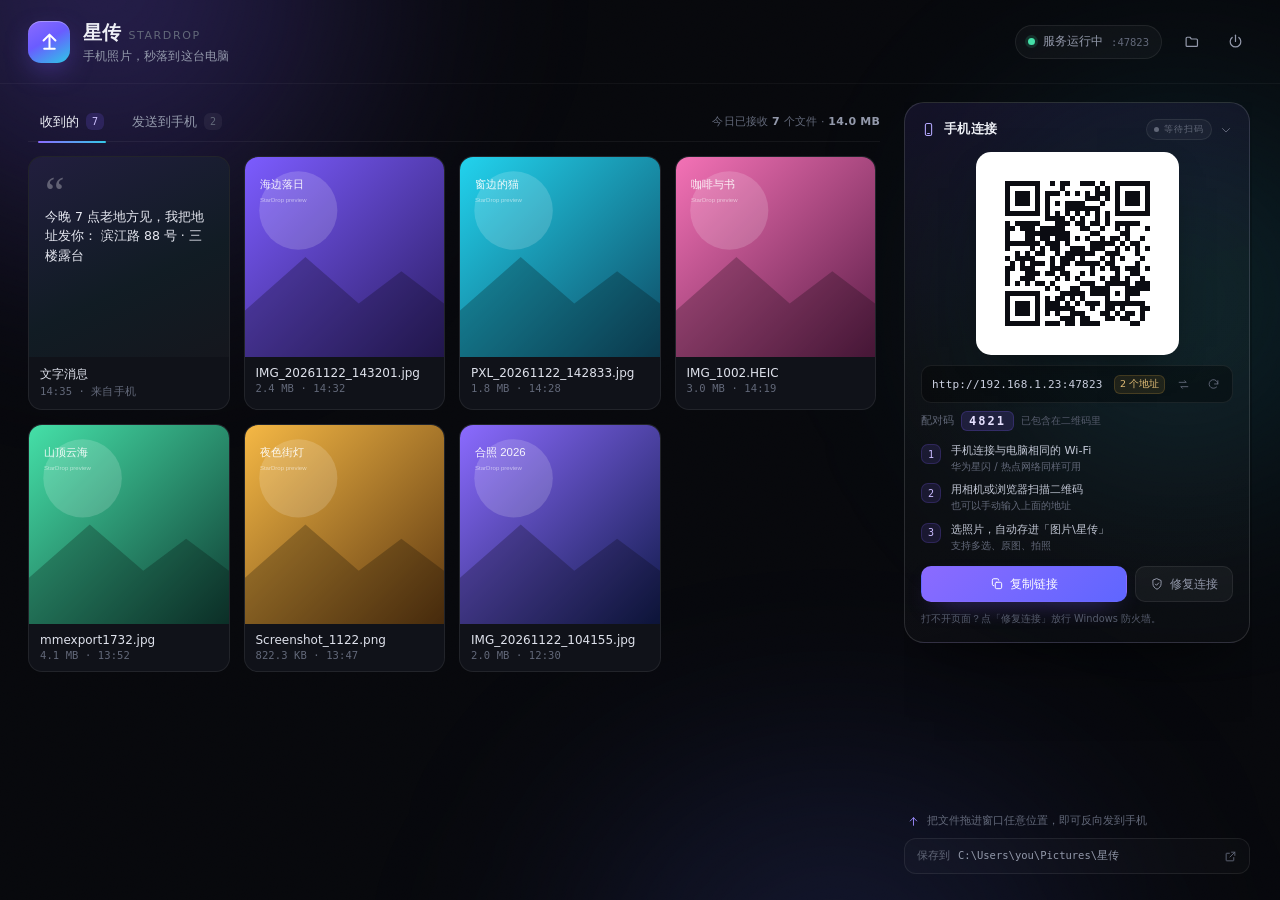
<file: ui/index.html>
<!doctype html>
<html lang="zh-CN">
<head>
<meta charset="utf-8" />
<meta name="viewport" content="width=device-width, initial-scale=1" />
<title>星传 StarDrop</title>
<link rel="stylesheet" href="styles.css" />
</head>
<body>
<svg class="sprite" aria-hidden="true">
  <symbol id="i-arrow" viewBox="0 0 24 24"><path d="M12 19V5M6 11l6-6 6 6"/></symbol>
  <symbol id="i-folder" viewBox="0 0 24 24"><path d="M3 7.5A1.5 1.5 0 0 1 4.5 6h4l2 2.5h7A1.5 1.5 0 0 1 19 10v7.5a1.5 1.5 0 0 1-1.5 1.5h-13A1.5 1.5 0 0 1 3 17.5z"/></symbol>
  <symbol id="i-copy" viewBox="0 0 24 24"><rect x="9" y="9" width="11" height="11" rx="2.5"/><path d="M15 5.5A2.5 2.5 0 0 0 12.5 3H6.5A2.5 2.5 0 0 0 4 5.5v7A2.5 2.5 0 0 0 6.5 15"/></symbol>
  <symbol id="i-refresh" viewBox="0 0 24 24"><path d="M20 11a8 8 0 1 0-2.3 5.7M20 5v6h-6"/></symbol>
  <symbol id="i-swap" viewBox="0 0 24 24"><path d="M4 8h13l-3-3M20 16H7l3 3"/></symbol>
  <symbol id="i-chevron" viewBox="0 0 24 24"><path d="M6 9.5l6 6 6-6"/></symbol>
  <symbol id="i-check" viewBox="0 0 24 24"><path d="M4.5 12.5l5 5 10-11"/></symbol>
  <symbol id="i-x" viewBox="0 0 24 24"><path d="M6 6l12 12M18 6L6 18"/></symbol>
  <symbol id="i-external" viewBox="0 0 24 24"><path d="M14 4h6v6M20 4l-9 9M18 14v5a1 1 0 0 1-1 1H5a1 1 0 0 1-1-1V7a1 1 0 0 1 1-1h5"/></symbol>
  <symbol id="i-shield" viewBox="0 0 24 24"><path d="M12 3l7 3v5.5c0 4.3-2.9 7.6-7 9.5-4.1-1.9-7-5.2-7-9.5V6z"/><path d="M9.2 12.2l2 2 3.6-4"/></symbol>
  <symbol id="i-power" viewBox="0 0 24 24"><path d="M12 3v9"/><path d="M7.3 6.3a7.5 7.5 0 1 0 9.4 0"/></symbol>
  <symbol id="i-image" viewBox="0 0 24 24"><rect x="3" y="4" width="18" height="16" rx="2.5"/><circle cx="8.5" cy="9.5" r="1.5"/><path d="M4 17l5-5 4 4 3-3 4 4"/></symbol>
  <symbol id="i-play" viewBox="0 0 24 24"><path d="M9 6.5l9 5.5-9 5.5z"/></symbol>
  <symbol id="i-quote" viewBox="0 0 24 24"><path d="M9 7H5.5A1.5 1.5 0 0 0 4 8.5V12h5V7zM9 12c0 3-1.5 4.5-4 5M20 7h-3.5A1.5 1.5 0 0 0 15 8.5V12h5V7zM20 12c0 3-1.5 4.5-4 5"/></symbol>
  <symbol id="i-file" viewBox="0 0 24 24"><path d="M13 3H7a2 2 0 0 0-2 2v14a2 2 0 0 0 2 2h10a2 2 0 0 0 2-2V9z"/><path d="M13 3v6h6"/></symbol>
  <symbol id="i-phone" viewBox="0 0 24 24"><rect x="7" y="2.5" width="10" height="19" rx="2.5"/><path d="M10.5 18.5h3"/></symbol>
  <symbol id="i-pc" viewBox="0 0 24 24"><rect x="3" y="4" width="18" height="12" rx="2"/><path d="M9 20h6M12 16v4"/></symbol>
  <symbol id="i-wifi" viewBox="0 0 24 24"><path d="M3 9.5a14 14 0 0 1 18 0M6 13a9.5 9.5 0 0 1 12 0M9 16.5a5 5 0 0 1 6 0"/><circle cx="12" cy="20" r=".8"/></symbol>
  <symbol id="i-trash" viewBox="0 0 24 24"><path d="M4 7h16M9 7V4.5h6V7M6.5 7l1 13h9l1-13"/></symbol>
  <symbol id="i-plus" viewBox="0 0 24 24"><path d="M12 5v14M5 12h14"/></symbol>
</svg>

<div class="app">
  <div class="aurora" aria-hidden="true">
    <i class="a1"></i><i class="a2"></i><i class="a3"></i>
    <div class="grain"></div>
  </div>

  <header class="topbar">
    <div class="brand">
      <div class="mark"><svg viewBox="0 0 24 24"><path d="M12 19.5V5M5.8 11L12 4.8 18.2 11M6.5 19.5h11" fill="none" stroke="#fff" stroke-width="2.1" stroke-linecap="round" stroke-linejoin="round"/></svg></div>
      <div class="brand-text">
        <h1>星传 <span>StarDrop</span></h1>
        <p>手机照片，秒落到这台电脑</p>
      </div>
    </div>
    <div class="topbar-right">
      <div class="status" id="statusPill"><i></i><span id="statusText">服务运行中</span><code id="statusPort">:47823</code></div>
      <button class="icon-btn" id="openSaveFolder" title="打开保存文件夹"><svg><use href="#i-folder"/></svg></button>
      <button class="icon-btn" id="quitBtn" title="退出星传"><svg><use href="#i-power"/></svg></button>
    </div>
  </header>

  <main class="layout">
    <section class="main-col">
      <div class="tabs" role="tablist">
        <button class="tab active" data-tab="inbox" role="tab">收到的 <span class="count" id="inboxCount">0</span></button>
        <button class="tab" data-tab="send" role="tab">发送到手机 <span class="count" id="outboxCount">0</span></button>
        <div class="tab-spacer"></div>
        <div class="statline" id="statLine"></div>
      </div>

      <div class="panel" id="panel-inbox">
        <div class="grid" id="grid"></div>
        <div class="empty" id="emptyInbox">
          <div class="empty-orbit"><div class="empty-core"><svg><use href="#i-image"/></svg></div></div>
          <h2>还没有收到照片</h2>
          <p>用手机扫描右侧二维码，选好照片就会实时出现在这里。</p>
          <div class="empty-hint"><svg><use href="#i-arrow"/></svg> 也可以把文件拖进窗口，反向发到手机</div>
        </div>
      </div>

      <div class="panel hidden" id="panel-send">
        <div class="dropzone" id="dropzone">
          <div class="dz-icon"><svg><use href="#i-plus"/></svg></div>
          <div class="dz-text">
            <h3>拖文件到这里，或点击选择</h3>
            <p>文件会进入手机的下载区，手机浏览器打开星传页面即可保存</p>
          </div>
          <button class="dz-btn" id="pickFiles">选择文件</button>
        </div>
        <input type="file" id="fileInput" multiple hidden />
        <div class="sendlist" id="sendList"></div>
        <div class="empty small" id="emptySend">
          <p>还没有要发送的文件</p>
        </div>
      </div>
    </section>

    <aside class="side">
      <div class="connect-card" id="connectCard">
        <div class="card-head" id="connectHead">
          <div class="card-title"><svg><use href="#i-phone"/></svg> 手机连接</div>
          <div class="head-right">
            <span class="live-pill idle" id="livePill"><i></i>等待扫码</span>
            <svg class="chev"><use href="#i-chevron"/></svg>
          </div>
        </div>

        <div class="connect-body" id="connectBody">
        <div class="qr-shell">
          <canvas id="qrCanvas" width="200" height="200"></canvas>
          <div class="qr-empty hidden" id="qrEmpty">
            <svg><use href="#i-wifi"/></svg>
            <span>电脑未连入局域网</span>
          </div>
        </div>

        <div class="url-row">
          <code id="urlText">正在获取地址…</code>
          <button class="net-count hidden" id="netCount" title="切换手机可用的网络地址">2 个地址</button>
          <button class="mini-icon hidden" id="cycleNet" title="切换网络地址"><svg><use href="#i-swap"/></svg></button>
          <button class="mini-icon" id="refreshNet" title="刷新地址"><svg><use href="#i-refresh"/></svg></button>
        </div>
        <div class="pin-row">
          <span>配对码</span><b id="pinText">----</b>
          <em>已包含在二维码里</em>
        </div>

        <div class="steps">
          <div class="step"><i>1</i><p>手机连接与电脑相同的 Wi‑Fi<span>华为星闪 / 热点网络同样可用</span></p></div>
          <div class="step"><i>2</i><p>用相机或浏览器扫描二维码<span>也可以手动输入上面的地址</span></p></div>
          <div class="step"><i>3</i><p>选照片，自动存进「图片\星传」<span>支持多选、原图、拍照</span></p></div>
        </div>

        <div class="side-actions">
          <button class="btn primary" id="copyLink"><svg><use href="#i-copy"/></svg> 复制链接</button>
          <button class="btn ghost" id="fixFirewall" title="为本应用放行 Windows 防火墙"><svg><use href="#i-shield"/></svg> 修复连接</button>
        </div>
        <p class="fineprint">打不开页面？点「修复连接」放行 Windows 防火墙。</p>
        </div>
        <p class="collapsed-note">手机已连接，可以直接传图了 · 点击标题展开二维码</p>
      </div>

      <div class="tip-line"><svg><use href="#i-arrow"/></svg> 把文件拖进窗口任意位置，即可反向发到手机</div>

      <button class="save-note" id="saveNote">
        <span>保存到</span>
        <code id="saveDirText">图片\星传</code>
        <svg><use href="#i-external"/></svg>
      </button>
    </aside>
  </main>

  <div class="drop-overlay" id="dropOverlay">
    <div class="drop-frame">
      <div class="drop-ring"><svg><use href="#i-arrow"/></svg></div>
      <h2>松手，发送到手机</h2>
      <p>文件会出现在手机页面的下载区</p>
    </div>
  </div>

  <div class="toasts" id="toasts"></div>

  <div class="modal" id="modal" aria-hidden="true">
    <div class="modal-backdrop" data-close="1"></div>
    <div class="modal-card" role="dialog" aria-modal="true">
      <header class="modal-head">
        <div class="modal-title-wrap">
          <h3 id="modalTitle">预览</h3>
          <p id="modalSub"></p>
        </div>
        <div class="modal-actions">
          <button class="btn tiny" id="modalOpen"><svg><use href="#i-external"/></svg> 打开</button>
          <button class="btn tiny" id="modalReveal"><svg><use href="#i-folder"/></svg> 定位</button>
          <button class="btn tiny" id="modalCopy"><svg><use href="#i-copy"/></svg> 复制路径</button>
          <button class="modal-x" data-close="1"><svg><use href="#i-x"/></svg></button>
        </div>
      </header>
      <div class="modal-body" id="modalBody"></div>
    </div>
  </div>
</div>

<script src="qr.js"></script>
<script src="app.js"></script>
</body>
</html>
</file>
<file: ui/styles.css>
:root {
  --bg: #07080c;
  --bg-soft: #0a0c11;
  --card: rgba(255, 255, 255, 0.038);
  --card-2: #101219;
  --line: rgba(255, 255, 255, 0.075);
  --line-2: rgba(255, 255, 255, 0.13);
  --text: #eef0f6;
  --muted: #9399ab;
  --dim: #626879;
  --violet: #7c5cff;
  --indigo: #5b6cff;
  --cyan: #22d3ee;
  --mint: #45e0a8;
  --amber: #f5b845;
  --danger: #fb7185;
  --shadow: 0 24px 70px -30px rgba(0, 0, 0, 0.9);
  --font: "Segoe UI Variable Text", "Segoe UI", "Microsoft YaHei UI", "Microsoft YaHei",
    "PingFang SC", "HarmonyOS Sans SC", system-ui, sans-serif;
  --mono: "Cascadia Code", "Cascadia Mono", "Consolas", "SF Mono", monospace;
}

* { box-sizing: border-box; }
html, body { height: 100%; }
body {
  margin: 0;
  background: var(--bg);
  color: var(--text);
  font-family: var(--font);
  font-size: 14px;
  -webkit-font-smoothing: antialiased;
  overflow: hidden;
  user-select: none;
}
button { font-family: inherit; color: inherit; border: 0; background: none; cursor: pointer; }
button:focus-visible { outline: 2px solid rgba(124, 92, 255, 0.7); outline-offset: 2px; }
code, .mono { font-family: var(--mono); }
svg { width: 18px; height: 18px; fill: none; stroke: currentColor; stroke-width: 1.7; stroke-linecap: round; stroke-linejoin: round; }
.sprite { position: absolute; width: 0; height: 0; overflow: hidden; }
.hidden { display: none !important; }

/* ---------- backdrop ---------- */
.app { position: relative; height: 100vh; display: flex; flex-direction: column; isolation: isolate; }
.aurora { position: fixed; inset: 0; z-index: -1; overflow: hidden; background: var(--bg); }
.aurora i { position: absolute; display: block; border-radius: 50%; filter: blur(90px); }
.aurora .a1 {
  width: 700px; height: 560px; left: -180px; top: -240px;
  background: radial-gradient(circle at 40% 40%, rgba(124, 92, 255, 0.34), transparent 68%);
}
.aurora .a2 {
  width: 640px; height: 520px; right: -220px; top: 40px;
  background: radial-gradient(circle at 50% 50%, rgba(34, 211, 238, 0.16), transparent 70%);
}
.aurora .a3 {
  width: 900px; height: 520px; left: 30%; bottom: -340px;
  background: radial-gradient(circle at 50% 50%, rgba(91, 108, 255, 0.18), transparent 70%);
}
.grain {
  position: absolute; inset: 0; opacity: 0.035; mix-blend-mode: overlay;
  background-image: url("data:image/svg+xml,%3Csvg xmlns='http://www.w3.org/2000/svg' width='160' height='160'%3E%3Cfilter id='n'%3E%3CfeTurbulence type='fractalNoise' baseFrequency='.8' numOctaves='3'/%3E%3C/filter%3E%3Crect width='160' height='160' filter='url(%23n)'/%3E%3C/svg%3E");
}

/* ---------- topbar ---------- */
.topbar {
  flex: 0 0 auto; height: 84px; padding: 0 28px;
  display: flex; align-items: center; justify-content: space-between;
  border-bottom: 1px solid rgba(255, 255, 255, 0.045);
}
.brand { display: flex; align-items: center; gap: 13px; }
.mark {
  width: 42px; height: 42px; border-radius: 13px;
  background: linear-gradient(150deg, #8b6bff 0%, #6a5cff 45%, #2cc9e6 100%);
  display: grid; place-items: center;
  box-shadow: 0 10px 30px -10px rgba(124, 92, 255, 0.8), inset 0 1px 0 rgba(255, 255, 255, 0.3);
}
.mark svg { width: 23px; height: 23px; }
.brand-text h1 { margin: 0; font-size: 19px; font-weight: 650; letter-spacing: 0.2px; display: flex; align-items: baseline; gap: 7px; }
.brand-text h1 span { font-size: 11px; font-weight: 500; letter-spacing: 1.6px; color: var(--dim); text-transform: uppercase; }
.brand-text p { margin: 3px 0 0; font-size: 11.5px; color: var(--muted); letter-spacing: 0.2px; }
.topbar-right { display: flex; align-items: center; gap: 9px; }
.status {
  display: flex; align-items: center; gap: 8px; height: 34px; padding: 0 12px;
  border: 1px solid var(--line); border-radius: 999px; background: rgba(255, 255, 255, 0.03);
  font-size: 11.5px; color: var(--muted); margin-right: 4px;
}
.status i { width: 7px; height: 7px; border-radius: 50%; background: var(--mint); box-shadow: 0 0 0 3px rgba(69, 224, 168, 0.14); animation: pulse 2.4s infinite; }
.status.warn i { background: var(--amber); box-shadow: 0 0 0 3px rgba(245, 184, 69, 0.14); }
.status code { color: var(--dim); font-size: 10.5px; }
.icon-btn {
  width: 34px; height: 34px; border-radius: 10px; display: grid; place-items: center;
  color: var(--muted); border: 1px solid transparent; transition: 0.18s;
}
.icon-btn:hover { background: rgba(255, 255, 255, 0.06); color: var(--text); border-color: var(--line); }
.icon-btn svg { width: 17px; height: 17px; }

/* ---------- layout ---------- */
.layout {
  flex: 1; min-height: 0; padding: 18px 28px 22px;
  display: grid; grid-template-columns: minmax(0, 1fr) 348px; gap: 24px;
}
.main-col { min-width: 0; min-height: 0; display: flex; flex-direction: column; }

/* ---------- tabs ---------- */
.tabs { display: flex; align-items: center; gap: 4px; height: 40px; margin-bottom: 14px; border-bottom: 1px solid rgba(255, 255, 255, 0.055); }
.tab {
  position: relative; display: flex; align-items: center; gap: 7px; height: 40px; padding: 0 12px;
  font-size: 13px; color: var(--muted); transition: color 0.18s;
}
.tab:hover { color: #cdd1de; }
.tab.active { color: var(--text); }
.tab.active::after {
  content: ""; position: absolute; left: 10px; right: 10px; bottom: -1px; height: 2px; border-radius: 2px;
  background: linear-gradient(90deg, #8b6bff, #35c8e8);
}
.tab .count {
  font-family: var(--mono); font-size: 10px; min-width: 18px; height: 17px; padding: 0 5px;
  display: grid; place-items: center; border-radius: 6px; color: var(--dim);
  background: rgba(255, 255, 255, 0.055);
}
.tab.active .count { color: #cfc4ff; background: rgba(124, 92, 255, 0.18); }
.tab-spacer { flex: 1; }
.statline { font-size: 11px; color: var(--dim); letter-spacing: 0.2px; }
.statline b { color: var(--muted); font-weight: 600; }

/* ---------- panel / grid ---------- */
.panel { flex: 1; min-height: 0; overflow-y: auto; overflow-x: hidden; padding-right: 4px; scroll-behavior: smooth; }
.grid { display: grid; grid-template-columns: repeat(auto-fill, minmax(162px, 1fr)); gap: 14px; padding-bottom: 8px; }
.tile {
  position: relative; border-radius: 14px; overflow: hidden; background: var(--card-2);
  border: 1px solid var(--line); transition: transform 0.22s cubic-bezier(0.22, 1, 0.36, 1), border-color 0.2s, box-shadow 0.25s;
  animation: rise 0.36s cubic-bezier(0.22, 1, 0.36, 1) both;
}
.tile:hover { transform: translateY(-3px); border-color: var(--line-2); box-shadow: 0 18px 40px -22px rgba(0, 0, 0, 0.95); }
.thumb { position: relative; aspect-ratio: 1 / 1; background: #0c0e14; overflow: hidden; display: grid; place-items: center; }
.thumb > img { position: absolute; inset: 0; width: 100%; height: 100%; object-fit: cover; display: block; transition: transform 0.5s cubic-bezier(0.22, 1, 0.36, 1); }
.thumb.noimg > img { display: none; }
.tile:hover .thumb img { transform: scale(1.035); }
.thumb.noimg img { display: none; }
.ph { display: grid; place-items: center; gap: 8px; color: var(--dim); font-family: var(--mono); font-size: 11px; letter-spacing: 1px; }
.ph svg { width: 30px; height: 30px; opacity: 0.75; }
.ph.video { background: radial-gradient(circle at 50% 40%, rgba(124, 92, 255, 0.22), transparent 70%), #0b0d13; color: #b9a8ff; }
.ph.video svg { width: 34px; height: 34px; fill: rgba(185, 168, 255, 0.16); }
.ph.file { background: linear-gradient(150deg, rgba(34, 211, 238, 0.09), rgba(255, 255, 255, 0.015)); }
.meta { padding: 9px 11px 10px; display: flex; flex-direction: column; gap: 2px; }
.meta .name { font-size: 12px; color: #dfe2ec; white-space: nowrap; overflow: hidden; text-overflow: ellipsis; }
.meta .sub { font-size: 10.5px; color: var(--dim); font-family: var(--mono); letter-spacing: 0.1px; }
.tile-actions { position: absolute; top: 8px; right: 8px; display: flex; gap: 5px; opacity: 0; transform: translateY(-4px); transition: 0.2s; }
.tile:hover .tile-actions { opacity: 1; transform: none; }
.ta {
  width: 28px; height: 28px; border-radius: 9px; display: grid; place-items: center;
  background: rgba(10, 11, 16, 0.72); border: 1px solid rgba(255, 255, 255, 0.1); color: #dfe2ec;
  backdrop-filter: blur(10px); transition: 0.16s;
}
.ta:hover { background: rgba(124, 92, 255, 0.85); border-color: transparent; }
.ta.danger:hover { background: rgba(251, 113, 133, 0.9); }
.ta svg { width: 14px; height: 14px; }
.tile.text-tile .thumb { aspect-ratio: 1 / 1; padding: 16px; align-items: start; justify-items: start; background: linear-gradient(155deg, rgba(124, 92, 255, 0.16), rgba(34, 211, 238, 0.05) 60%, rgba(255, 255, 255, 0.02)); }
.text-inner { width: 100%; height: 100%; display: flex; flex-direction: column; overflow: hidden; }
.text-tile .quote { color: rgba(255, 255, 255, 0.3); height: 26px; }
.text-tile .qmark { font-family: Georgia, "Times New Roman", serif; font-size: 44px; line-height: 0.9; display: block; }
.text-body {
  margin-top: 8px; font-size: 12.5px; line-height: 1.55; color: #e6e8f1; text-align: left;
  display: -webkit-box; -webkit-line-clamp: 4; -webkit-box-orient: vertical; overflow: hidden;
  word-break: break-all; user-select: text;
}

/* ---------- empty ---------- */
.empty { height: 100%; min-height: 360px; display: flex; flex-direction: column; align-items: center; justify-content: center; text-align: center; padding-bottom: 4vh; }
.empty-orbit {
  width: 128px; height: 128px; border-radius: 50%; display: grid; place-items: center; margin-bottom: 22px;
  background: radial-gradient(circle at 50% 50%, rgba(124, 92, 255, 0.16), transparent 68%);
  border: 1px dashed rgba(255, 255, 255, 0.1); position: relative;
}
.empty-orbit::after { content: ""; position: absolute; inset: 14px; border-radius: 50%; border: 1px solid rgba(255, 255, 255, 0.055); }
.empty-core {
  width: 54px; height: 54px; border-radius: 16px; display: grid; place-items: center; color: #cdc2ff;
  background: linear-gradient(150deg, rgba(124, 92, 255, 0.26), rgba(34, 211, 238, 0.12));
  border: 1px solid rgba(255, 255, 255, 0.1); box-shadow: 0 14px 34px -18px rgba(124, 92, 255, 0.9);
}
.empty-core svg { width: 24px; height: 24px; }
.empty h2 { margin: 0 0 8px; font-size: 16.5px; font-weight: 600; letter-spacing: 0.2px; }
.empty p { margin: 0; font-size: 12.5px; color: var(--muted); line-height: 1.7; max-width: 330px; }
.empty-hint { margin-top: 18px; display: inline-flex; align-items: center; gap: 7px; font-size: 11.5px; color: var(--dim); padding: 7px 12px; border-radius: 999px; border: 1px solid var(--line); background: rgba(255, 255, 255, 0.02); }
.empty-hint svg { width: 13px; height: 13px; color: var(--violet); }
.empty.small { min-height: 140px; }
.empty.small p { font-size: 12px; color: var(--dim); }

/* ---------- send panel ---------- */
.dropzone {
  display: flex; align-items: center; gap: 16px; padding: 20px 22px; border-radius: 16px;
  border: 1px dashed rgba(255, 255, 255, 0.15); background: linear-gradient(120deg, rgba(124, 92, 255, 0.07), rgba(255, 255, 255, 0.018));
  transition: 0.2s; cursor: pointer; margin-bottom: 16px;
}
.dropzone:hover { border-color: rgba(124, 92, 255, 0.55); background: linear-gradient(120deg, rgba(124, 92, 255, 0.12), rgba(255, 255, 255, 0.025)); }
.dz-icon { width: 44px; height: 44px; border-radius: 13px; display: grid; place-items: center; background: rgba(124, 92, 255, 0.16); color: #c3b4ff; border: 1px solid rgba(124, 92, 255, 0.25); flex: 0 0 auto; }
.dz-icon svg { width: 21px; height: 21px; }
.dz-text { flex: 1; min-width: 0; }
.dz-text h3 { margin: 0 0 4px; font-size: 13.5px; font-weight: 600; }
.dz-text p { margin: 0; font-size: 11.5px; color: var(--muted); }
.dz-btn { flex: 0 0 auto; height: 34px; padding: 0 14px; border-radius: 10px; background: rgba(255, 255, 255, 0.07); border: 1px solid var(--line-2); font-size: 12px; }
.dz-btn:hover { background: rgba(255, 255, 255, 0.12); }
.sendlist { display: flex; flex-direction: column; gap: 8px; }
.send-row {
  display: flex; align-items: center; gap: 12px; padding: 9px 12px; border-radius: 13px;
  background: var(--card); border: 1px solid var(--line); animation: rise 0.3s both;
}
.send-thumb { width: 42px; height: 42px; border-radius: 9px; overflow: hidden; background: #0c0e14; flex: 0 0 auto; display: grid; place-items: center; color: var(--dim); }
.send-thumb img { width: 100%; height: 100%; object-fit: cover; }
.send-thumb svg { width: 18px; height: 18px; }
.send-info { flex: 1; min-width: 0; }
.send-info .name { font-size: 12.5px; display: block; white-space: nowrap; overflow: hidden; text-overflow: ellipsis; }
.send-info .sub { font-size: 10.5px; color: var(--dim); font-family: var(--mono); }
.send-tag { font-size: 10px; color: #8ee7cd; background: rgba(69, 224, 168, 0.1); border: 1px solid rgba(69, 224, 168, 0.2); padding: 3px 8px; border-radius: 999px; white-space: nowrap; }
.send-actions { display: flex; gap: 4px; }

/* ---------- sidebar ---------- */
.side { min-height: 0; overflow-y: auto; overflow-x: hidden; display: flex; flex-direction: column; gap: 10px; padding-right: 2px; padding-bottom: 4px; }
.connect-card {
  position: relative; padding: 16px; border-radius: 20px; border: 1px solid var(--line-2);
  background: linear-gradient(165deg, rgba(124, 92, 255, 0.11), rgba(255, 255, 255, 0.028) 42%, rgba(255, 255, 255, 0.018));
  box-shadow: var(--shadow);
}
.card-head { display: flex; align-items: center; justify-content: space-between; margin-bottom: 12px; cursor: pointer; user-select: none; }
.head-right { display: flex; align-items: center; gap: 7px; }
.chev { width: 14px; height: 14px; color: var(--dim); transition: transform 0.2s; }
.connect-card.collapsed .chev { transform: rotate(180deg); }
.connect-card.collapsed .connect-body { display: none; }
.connect-card.collapsed .card-head { margin-bottom: 0; }
.connect-card.collapsed { padding-bottom: 15px; }
.collapsed-note { display: none; margin: 7px 0 0; font-size: 10.5px; line-height: 1.6; color: var(--dim); }
.connect-card.collapsed .collapsed-note { display: block; }
.card-title { display: flex; align-items: center; gap: 8px; font-size: 12.5px; font-weight: 600; letter-spacing: 0.3px; }
.card-title svg { width: 15px; height: 15px; color: #b6a9ff; }
.live-pill { display: inline-flex; align-items: center; gap: 5px; font-family: var(--mono); font-size: 9px; letter-spacing: 1px; color: #7ef0c5; background: rgba(69, 224, 168, 0.08); border: 1px solid rgba(69, 224, 168, 0.18); padding: 3px 7px; border-radius: 999px; }
.live-pill i { width: 5px; height: 5px; border-radius: 50%; background: #45e0a8; animation: pulse 2s infinite; }
.live-pill.idle { color: var(--dim); background: rgba(255, 255, 255, 0.04); border-color: var(--line); }
.live-pill.idle i { background: var(--dim); animation: none; }
.qr-shell { position: relative; width: fit-content; margin: 0 auto; background: #fff; border-radius: 15px; padding: 9px; display: grid; place-items: center; box-shadow: 0 14px 40px -22px rgba(0, 0, 0, 0.9); }
.qr-shell canvas { display: block; image-rendering: crisp-edges; }
.qr-empty { position: absolute; inset: 0; border-radius: 16px; background: #f2f3f7; color: #5b6175; display: flex; flex-direction: column; align-items: center; justify-content: center; gap: 8px; font-size: 12px; text-align: center; padding: 20px; }
.qr-empty svg { width: 26px; height: 26px; }
.url-row { margin-top: 10px; display: flex; align-items: center; gap: 6px; padding: 6px 7px 6px 10px; background: rgba(0, 0, 0, 0.34); border: 1px solid var(--line); border-radius: 10px; }
.url-row code { flex: 1; min-width: 0; font-size: 11px; color: #cfd4e4; white-space: nowrap; overflow: hidden; text-overflow: ellipsis; user-select: text; letter-spacing: 0.2px; }
.mini-icon { width: 24px; height: 24px; border-radius: 7px; display: grid; place-items: center; color: var(--dim); flex: 0 0 auto; }
.mini-icon:hover { color: var(--text); background: rgba(255, 255, 255, 0.08); }
.mini-icon svg { width: 13px; height: 13px; }
.net-count { flex: 0 0 auto; font-size: 9.5px; color: #e8c27a; background: rgba(245, 184, 69, 0.1); border: 1px solid rgba(245, 184, 69, 0.18); padding: 2px 5px; border-radius: 6px; white-space: nowrap; }
.net-count:hover { background: rgba(245, 184, 69, 0.18); }
.pin-row { display: flex; align-items: center; gap: 7px; margin-top: 8px; font-size: 10.5px; color: var(--dim); }
.pin-row b { font-family: var(--mono); font-size: 12px; letter-spacing: 2px; color: #e6e1ff; background: rgba(124, 92, 255, 0.16); border: 1px solid rgba(124, 92, 255, 0.22); padding: 2px 7px; border-radius: 6px; }
.pin-row em { font-style: normal; color: #565c6d; font-size: 10px; }
.steps { display: flex; flex-direction: column; gap: 8px; margin: 12px 0 13px; }
.step { display: flex; gap: 10px; }
.step i {
  flex: 0 0 auto; width: 20px; height: 20px; border-radius: 7px; display: grid; place-items: center;
  font-style: normal; font-size: 10px; font-family: var(--mono); color: #cbbcff;
  background: rgba(124, 92, 255, 0.13); border: 1px solid rgba(124, 92, 255, 0.2); margin-top: 1px;
}
.step p { margin: 0; font-size: 11.2px; line-height: 1.42; color: #c3c8d6; }
.step p span { display: block; color: var(--dim); font-size: 10.2px; margin-top: 1px; }
.side-actions { display: grid; grid-template-columns: 1fr auto; gap: 8px; }
.btn { display: inline-flex; align-items: center; justify-content: center; gap: 6px; height: 36px; padding: 0 14px; border-radius: 10px; font-size: 12px; border: 1px solid transparent; transition: 0.18s; white-space: nowrap; }
.btn svg { width: 14px; height: 14px; }
.btn.primary { background: linear-gradient(140deg, #8b6bff, #5f66ff); color: #fff; box-shadow: 0 10px 26px -14px rgba(124, 92, 255, 0.9); }
.btn.primary:hover { filter: brightness(1.08); }
.btn.ghost { background: rgba(255, 255, 255, 0.045); border-color: var(--line); color: var(--muted); }
.btn.ghost:hover { color: var(--text); border-color: var(--line-2); background: rgba(255, 255, 255, 0.07); }
.btn.tiny { height: 28px; padding: 0 9px; font-size: 11px; border-radius: 8px; background: rgba(255, 255, 255, 0.05); border-color: var(--line); color: var(--muted); }
.btn.tiny:hover { color: var(--text); background: rgba(255, 255, 255, 0.09); }
.fineprint { margin: 9px 0 0; font-size: 9.8px; line-height: 1.55; color: #565c6d; }
.tip-line { display: flex; align-items: center; gap: 7px; padding: 0 3px; font-size: 10.5px; color: var(--dim); margin-top: auto; }
.tip-line svg { width: 13px; height: 13px; color: #9d8cff; flex: 0 0 auto; }
.save-note {
  display: flex; align-items: center; gap: 8px; width: 100%; padding: 10px 12px; border-radius: 12px;
  border: 1px solid var(--line); background: rgba(255, 255, 255, 0.02); text-align: left; transition: 0.18s;
}
.save-note:hover { border-color: var(--line-2); background: rgba(255, 255, 255, 0.04); }
.save-note span { font-size: 10.5px; color: var(--dim); flex: 0 0 auto; }
.save-note code { flex: 1; min-width: 0; font-size: 10.5px; color: var(--muted); white-space: nowrap; overflow: hidden; text-overflow: ellipsis; direction: rtl; text-align: left; }
.save-note svg { width: 13px; height: 13px; color: var(--dim); flex: 0 0 auto; }
.version { text-align: center; font-family: var(--mono); font-size: 9.5px; letter-spacing: 1px; color: #3f4453; }

/* ---------- drop overlay ---------- */
.drop-overlay { position: fixed; inset: 0; z-index: 60; background: rgba(6, 7, 11, 0.78); backdrop-filter: blur(7px); display: none; padding: 26px; }
.drop-overlay.on { display: block; animation: fade 0.16s both; }
.drop-frame { height: 100%; border-radius: 24px; border: 2px dashed rgba(139, 107, 255, 0.6); display: flex; flex-direction: column; align-items: center; justify-content: center; gap: 6px; background: radial-gradient(circle at 50% 50%, rgba(124, 92, 255, 0.12), transparent 65%); }
.drop-ring { width: 84px; height: 84px; border-radius: 26px; display: grid; place-items: center; margin-bottom: 14px; background: linear-gradient(150deg, rgba(124, 92, 255, 0.3), rgba(34, 211, 238, 0.16)); border: 1px solid rgba(255, 255, 255, 0.18); color: #fff; box-shadow: 0 20px 60px -20px rgba(124, 92, 255, 0.9); animation: bob 1.8s ease-in-out infinite; }
.drop-ring svg { width: 38px; height: 38px; stroke-width: 1.8; }
.drop-frame h2 { margin: 0; font-size: 21px; font-weight: 600; }
.drop-frame p { margin: 0; font-size: 12.5px; color: var(--muted); }

/* ---------- toasts ---------- */
.toasts { position: fixed; right: 22px; bottom: 20px; z-index: 80; display: flex; flex-direction: column; gap: 8px; align-items: flex-end; pointer-events: none; }
.toast {
  display: flex; align-items: center; gap: 9px; max-width: 340px; padding: 10px 13px; border-radius: 12px;
  background: rgba(18, 20, 28, 0.94); border: 1px solid var(--line-2); box-shadow: 0 18px 50px -20px rgba(0, 0, 0, 0.95);
  font-size: 12px; color: #e4e7f0; animation: toastIn 0.28s cubic-bezier(0.22, 1, 0.36, 1) both;
  backdrop-filter: blur(14px); pointer-events: auto;
}
.toast.out { animation: toastOut 0.24s both; }
.toast .ticon { width: 22px; height: 22px; border-radius: 7px; display: grid; place-items: center; flex: 0 0 auto; background: rgba(69, 224, 168, 0.13); color: #6ff0c0; }
.toast .ticon svg { width: 12px; height: 12px; }
.toast.warn .ticon { background: rgba(245, 184, 69, 0.13); color: var(--amber); }
.toast.err .ticon { background: rgba(251, 113, 133, 0.13); color: var(--danger); }

/* ---------- modal ---------- */
.modal { position: fixed; inset: 0; z-index: 90; display: none; }
.modal.on { display: block; }
.modal-backdrop { position: absolute; inset: 0; background: rgba(4, 5, 9, 0.74); backdrop-filter: blur(8px); animation: fade 0.2s both; }
.modal-card {
  position: absolute; left: 50%; top: 50%; transform: translate(-50%, -50%);
  width: min(900px, calc(100vw - 76px)); max-height: calc(100vh - 90px);
  background: #0d0f15; border: 1px solid var(--line-2); border-radius: 20px; overflow: hidden;
  display: flex; flex-direction: column; box-shadow: 0 40px 120px -30px rgba(0, 0, 0, 0.95); animation: pop 0.24s cubic-bezier(0.22, 1, 0.36, 1) both;
}
.modal-head { display: flex; align-items: center; gap: 16px; padding: 14px 16px 14px 20px; border-bottom: 1px solid var(--line); }
.modal-title-wrap { flex: 1; min-width: 0; }
.modal-title-wrap h3 { margin: 0; font-size: 14px; font-weight: 600; white-space: nowrap; overflow: hidden; text-overflow: ellipsis; }
.modal-title-wrap p { margin: 3px 0 0; font-size: 10.5px; color: var(--dim); font-family: var(--mono); }
.modal-actions { display: flex; align-items: center; gap: 6px; flex: 0 0 auto; }
.modal-x { width: 30px; height: 30px; border-radius: 8px; display: grid; place-items: center; color: var(--muted); margin-left: 2px; }
.modal-x:hover { background: rgba(255, 255, 255, 0.07); color: var(--text); }
.modal-x svg { width: 15px; height: 15px; }
.modal-body { flex: 1; min-height: 320px; overflow: auto; display: grid; place-items: center; background: #08090d; padding: 16px; }
.modal-body img { max-width: 100%; max-height: calc(100vh - 220px); object-fit: contain; border-radius: 8px; }
.modal-body video { max-width: 100%; max-height: calc(100vh - 220px); border-radius: 8px; background: #000; }
.modal-body pre { margin: 0; width: 100%; max-height: 100%; white-space: pre-wrap; word-break: break-word; font-family: var(--font); font-size: 13px; line-height: 1.8; color: #e2e5ef; background: rgba(255, 255, 255, 0.03); border: 1px solid var(--line); border-radius: 12px; padding: 18px; user-select: text; }

/* ---------- scrollbars ---------- */
.panel::-webkit-scrollbar, .side::-webkit-scrollbar, .modal-body::-webkit-scrollbar { width: 7px; height: 7px; }
.panel::-webkit-scrollbar-thumb, .side::-webkit-scrollbar-thumb, .modal-body::-webkit-scrollbar-thumb { background: rgba(255, 255, 255, 0.1); border-radius: 99px; }
.panel::-webkit-scrollbar-thumb:hover, .side::-webkit-scrollbar-thumb:hover { background: rgba(255, 255, 255, 0.18); }
.panel::-webkit-scrollbar-track, .side::-webkit-scrollbar-track { background: transparent; }

/* ---------- motion ---------- */
@keyframes rise { from { opacity: 0; transform: translateY(8px); } to { opacity: 1; transform: none; } }
@keyframes fade { from { opacity: 0; } to { opacity: 1; } }
@keyframes pop { from { opacity: 0; transform: translate(-50%, -48%) scale(0.985); } to { opacity: 1; transform: translate(-50%, -50%) scale(1); } }
@keyframes pulse { 0%, 100% { opacity: 1; } 50% { opacity: 0.45; } }
@keyframes bob { 0%, 100% { transform: translateY(0); } 50% { transform: translateY(-6px); } }
@keyframes toastIn { from { opacity: 0; transform: translateY(10px) scale(0.97); } to { opacity: 1; transform: none; } }
@keyframes toastOut { to { opacity: 0; transform: translateX(14px); } }
@media (prefers-reduced-motion: reduce) {
  *, *::before, *::after { animation-duration: 0.001ms !important; transition-duration: 0.001ms !important; }
}

@media (max-width: 1080px) {
  .layout { grid-template-columns: minmax(0, 1fr) 316px; gap: 18px; padding: 18px 20px 22px; }
  .topbar { padding: 0 20px; }
  .grid { grid-template-columns: repeat(auto-fill, minmax(148px, 1fr)); gap: 12px; }
}
</file>
